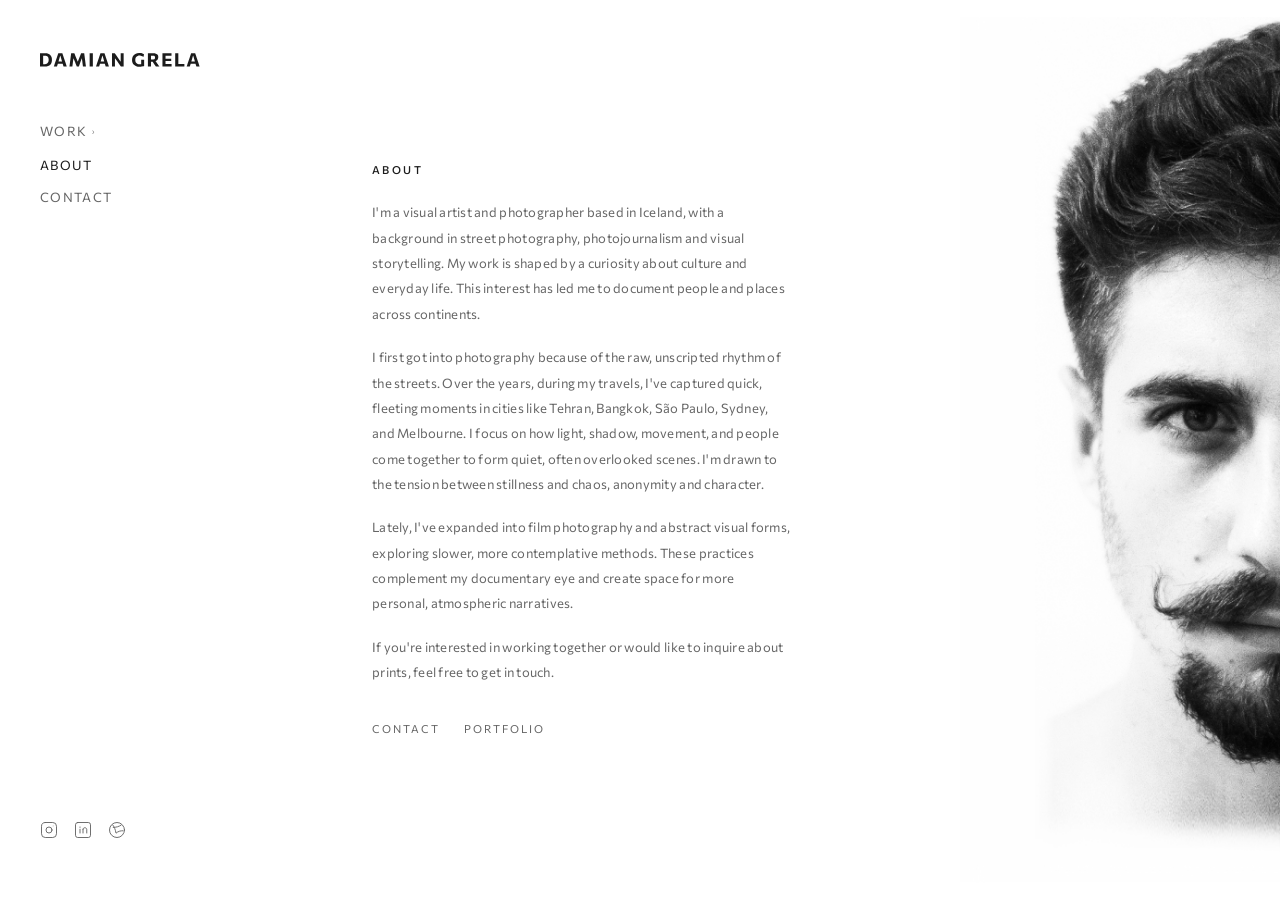
<file: about.html>
<!DOCTYPE html>
<html lang="en">
<head>
  <meta charset="UTF-8">
  <meta name="viewport" content="width=device-width, initial-scale=1">
  <meta name="description" content="Damian Grela is a visual artist and photographer based in Iceland, working in street, film, and documentary photography.">
  <meta name="author" content="Damian Grela">
  <meta name="robots" content="index, follow">
  <meta property="og:type" content="website">
  <meta property="og:title" content="About — Damian Grela">
  <meta property="og:description" content="Visual artist and photographer based in Iceland.">
  <meta property="og:image" content="https://damgrela.com/public/og.jpg">
  <meta property="og:url" content="https://damgrela.com/about.html">
  <meta property="og:site_name" content="Damian Grela">
  <meta name="twitter:card" content="summary_large_image">
  <meta name="twitter:title" content="About — Damian Grela">
  <meta name="twitter:description" content="Visual artist and photographer based in Iceland.">
  <meta name="twitter:image" content="https://damgrela.com/public/og.jpg">
  <title>About — Damian Grela</title>
  <link rel="icon" type="image/png" sizes="32x32" href="public/favicon-32x32.png">
  <link rel="icon" type="image/png" sizes="16x16" href="public/favicon-16x16.png">
  <link rel="apple-touch-icon" sizes="180x180" href="public/apple-touch-icon.png">
  <link rel="icon" type="image/png" sizes="192x192" href="public/favicon-192x192.png">
  <link rel="preconnect" href="https://fonts.googleapis.com">
  <link rel="preconnect" href="https://fonts.gstatic.com" crossorigin>
  <link rel="stylesheet" href="css/main.css">
</head>
<body class="about-page">

  <script src="js/nav.js"></script>

  <main class="main-content" id="main-content">
    <div class="about-wrap">
      <article class="about-text">
        <h4>About</h4>
        <p>
          I'm a visual artist and photographer based in Iceland, with a background in street photography,
          photojournalism and visual storytelling. My work is shaped by a curiosity about culture and everyday life.
          This interest has led me to document people and places across continents.
        </p>
        <p style="margin-top:1.4em">
          I first got into photography because of the raw, unscripted rhythm of the streets. Over the years,
          during my travels, I've captured quick, fleeting moments in cities like Tehran, Bangkok, São Paulo,
          Sydney, and Melbourne. I focus on how light, shadow, movement, and people come together to form quiet,
          often overlooked scenes. I'm drawn to the tension between stillness and chaos, anonymity and character.
        </p>
        <p style="margin-top:1.4em">
          Lately, I've expanded into film photography and abstract visual forms, exploring slower, more contemplative
          methods. These practices complement my documentary eye and create space for more personal, atmospheric narratives.
        </p>
        <p style="margin-top:1.4em">
          If you're interested in working together or would like to inquire about prints, feel free to get in touch.
        </p>
        <div class="about-links">
          <a href="contact.html">Contact</a>
          <a href="index.html">Portfolio</a>
        </div>
      </article>

      <div class="about-portrait">
        <img src="public/portret.png" alt="Damian Grela" loading="lazy">
      </div>
    </div>
  </main>

  <div class="loader" id="loader">
    <div class="loader-wrap">
      <img class="loader-mark" src="public/dglogo.svg" alt="">
      <svg class="loader-ring" viewBox="0 0 96 96" xmlns="http://www.w3.org/2000/svg">
        <circle cx="48" cy="48" r="44"/>
      </svg>
    </div>
  </div>
  <p class="site-copy">©Damian Grela 2026</p>

  <script src="js/app.js"></script>
</body>
</html>
</file>
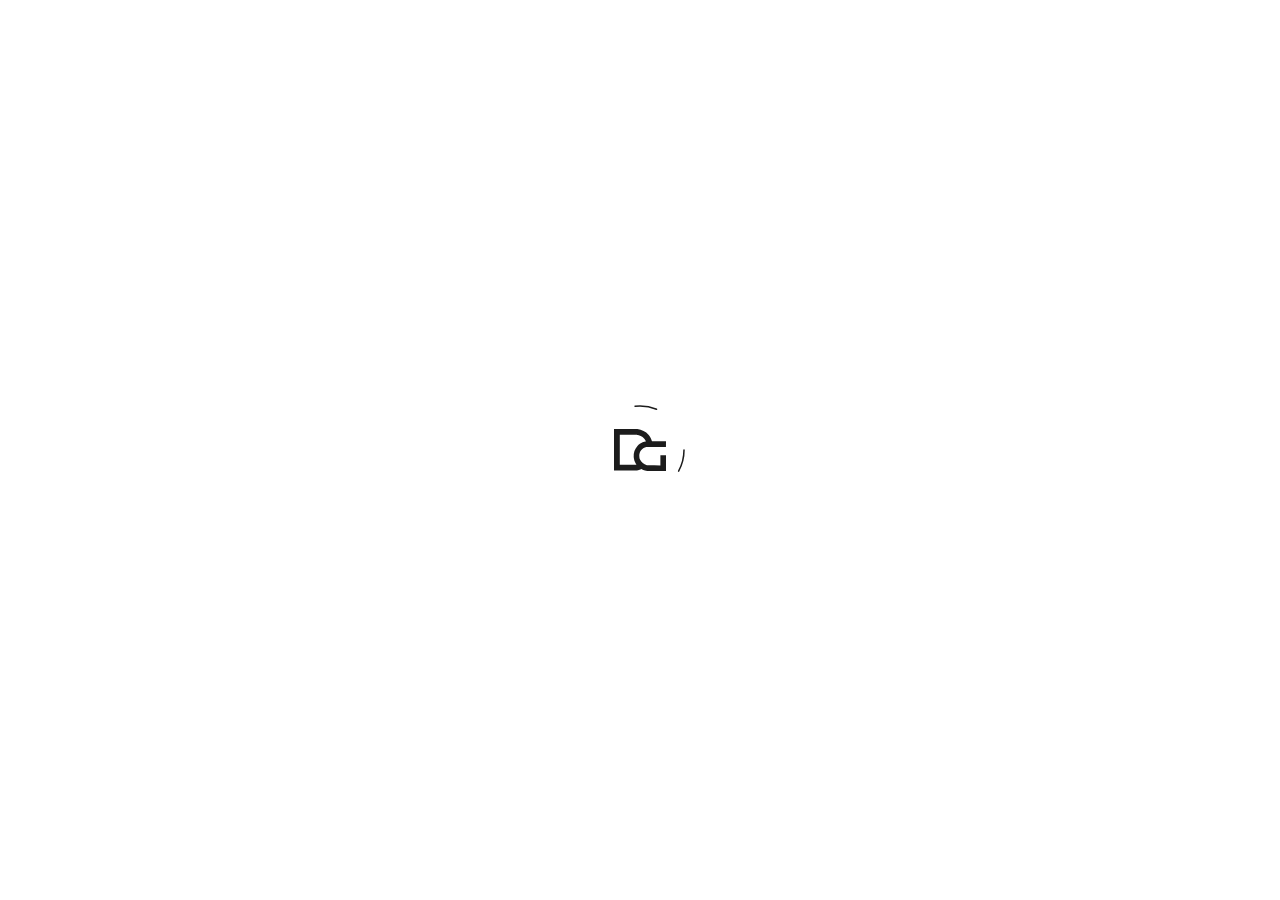
<file: contact.html>
<!DOCTYPE html>
<html lang="en">
<head>
  <meta charset="UTF-8">
  <meta name="viewport" content="width=device-width, initial-scale=1">
  <meta name="description" content="Get in touch with Damian Grela — photography inquiries, print sales, collaborations.">
  <meta name="author" content="Damian Grela">
  <meta name="robots" content="index, follow">
  <meta property="og:type" content="website">
  <meta property="og:title" content="Contact — Damian Grela">
  <meta property="og:description" content="Photography inquiries, print sales, and collaborations.">
  <meta property="og:image" content="https://damgrela.com/public/og.jpg">
  <meta property="og:url" content="https://damgrela.com/contact.html">
  <meta property="og:site_name" content="Damian Grela">
  <meta name="twitter:card" content="summary_large_image">
  <meta name="twitter:title" content="Contact — Damian Grela">
  <meta name="twitter:description" content="Photography inquiries, print sales, and collaborations.">
  <meta name="twitter:image" content="https://damgrela.com/public/og.jpg">
  <title>Contact — Damian Grela</title>
  <link rel="icon" type="image/png" sizes="32x32" href="public/favicon-32x32.png">
  <link rel="icon" type="image/png" sizes="16x16" href="public/favicon-16x16.png">
  <link rel="apple-touch-icon" sizes="180x180" href="public/apple-touch-icon.png">
  <link rel="icon" type="image/png" sizes="192x192" href="public/favicon-192x192.png">
  <link rel="preconnect" href="https://fonts.googleapis.com">
  <link rel="preconnect" href="https://fonts.gstatic.com" crossorigin>
  <link rel="stylesheet" href="css/main.css">
</head>
<body>

  <script src="js/nav.js"></script>

  <main class="main-content" id="main-content">
    <div class="contact-wrap">
      <h1 class="contact-title">let's get in touch.</h1>

      <form class="contact-form" id="contact-form">
        <label for="name">Name</label>
        <input type="text" name="name" id="name" autocomplete="name" required>

        <label for="email">Email</label>
        <input type="email" name="mail" id="email" autocomplete="email" required>

        <label for="message">Message</label>
        <textarea name="message" id="message" required></textarea>

        <button class="btn-send" type="submit">Send</button>
      </form>

      <p class="form-success" id="form-success">Message sent — I'll be in touch.</p>

      <script>
      document.getElementById('contact-form').addEventListener('submit', function (e) {
        e.preventDefault();
        var form = this;
        var btn  = form.querySelector('.btn-send');
        btn.textContent = 'Sending…';
        btn.disabled = true;

        fetch('https://formspree.io/f/moqpzlzj', {
          method: 'POST',
          headers: { 'Accept': 'application/json' },
          body: new FormData(form)
        })
        .then(function (r) {
          if (r.ok) {
            form.style.display = 'none';
            document.getElementById('form-success').style.display = 'block';
          } else {
            btn.textContent = 'Send';
            btn.disabled = false;
            alert('Something went wrong — please try again.');
          }
        })
        .catch(function () {
          btn.textContent = 'Send';
          btn.disabled = false;
          alert('Something went wrong — please try again.');
        });
      });
      </script>

      <div class="contact-footer">
        <a class="email" href="mailto:dam.grela@gmail.com">dam.grela@gmail.com</a>
      </div>
    </div>
  </main>

  <div class="loader" id="loader">
    <div class="loader-wrap">
      <img class="loader-mark" src="public/dglogo.svg" alt="">
      <svg class="loader-ring" viewBox="0 0 96 96" xmlns="http://www.w3.org/2000/svg">
        <circle cx="48" cy="48" r="44"/>
      </svg>
    </div>
  </div>
  <p class="site-copy">©Damian Grela 2026</p>

  <script src="js/app.js"></script>
</body>
</html>
</file>
<file: css/main.css>
/* =============================================
   main.css — Damian Grela Photography Portfolio
   ============================================= */

@import url('https://fonts.googleapis.com/css2?family=Commissioner:wght@300;400;500&display=swap');

/* ----------- CUSTOM PROPERTIES ----------- */
:root {
  --bg:         #ffffff;
  --ink:        #1c1c1c;
  --mid:        #666;      /* was #999 — better contrast */
  --font:       'Commissioner', system-ui, sans-serif;

  --sidebar-w:  240px;     /* full — homepage */
  --sidebar-sm: 180px;     /* shrunk — category pages */

  --logo-h:     50px;      /* logo height — homepage */
  --logo-sm:    34px;      /* logo height — category pages */

  --ease:       cubic-bezier(0.4, 0, 0.2, 1);
  --t:          0.45s;
}

/* ----------- RESET ----------- */
*, *::before, *::after { box-sizing: border-box; margin: 0; padding: 0; }

html { scroll-behavior: smooth; }

body {
  font-family: var(--font);
  font-size: 11px;
  letter-spacing: 0.08em;
  background: var(--bg);
  color: var(--ink);
  -webkit-font-smoothing: antialiased;
  min-height: 100vh;
  /* Page transition — fade in on load */
  animation: pageIn 0.4s cubic-bezier(0.4, 0, 0.2, 1) both;
}

@keyframes pageIn {
  from { opacity: 0; }
  to   { opacity: 1; }
}

/* Fade out class applied before navigation */
body.is-leaving {
  opacity: 0;
  transition: opacity 0.35s cubic-bezier(0.4, 0, 0.2, 1);
}

a    { color: inherit; text-decoration: none; }
img  { display: block; max-width: 100%; }

::selection               { background: var(--ink); color: var(--bg); }
::-webkit-scrollbar       { width: 3px; background: transparent; }
::-webkit-scrollbar-thumb { background: var(--mid); border-radius: 2px; }

/* ----------- SIDEBAR ----------- */
.sidebar {
  position: fixed;
  top: 0;
  left: 0;
  width: var(--sidebar-w);
  height: 100vh;
  padding: 53px 40px 53px;
  display: flex;
  flex-direction: column;
  background: var(--bg);
  z-index: 50;
  overflow: hidden;
}

/* Logo */
.sidebar-logo {
  display: block;
  margin-bottom: 48px;
  flex-shrink: 0;
  text-decoration: none;
}

.sidebar-logo img {
  width: 200px;
  height: auto;
  display: block;
}

/* Nav container — flex column, even spacing */
.nav-links {
  display: flex;
  flex-direction: column;
  gap: 4px;
  flex: 1;
}

/* Nav labels */
.nav-group { margin-bottom: 0; }

.nav-label {
  font-size: 13px;
  letter-spacing: 0.1em;
  text-transform: uppercase;
  color: var(--mid);
  font-weight: 400;
  cursor: pointer;
  padding: 8px 0;
  display: flex;
  align-items: center;
  gap: 5px;
  transition: color 0.2s;
  user-select: none;
  white-space: nowrap;
}

.nav-label:hover,
.nav-label.active { color: var(--ink); }

/* Arrow chevron */
.nav-arrow {
  display: inline-block;
  font-style: normal;
  font-size: 7px;
  transition: transform 0.4s var(--ease);
  line-height: 1;
}

.nav-label.is-open .nav-arrow { transform: rotate(90deg); }

/* Submenu */
.nav-sub {
  display: flex;
  flex-direction: column;
  padding-left: 10px;
  overflow: hidden;
  max-height: 0;
  opacity: 0;
  transform: translateX(-10px);
  transition:
    max-height 0.5s var(--ease),
    opacity    0.4s var(--ease),
    transform  0.45s var(--ease);
}

.nav-sub.is-open {
  max-height: 300px;
  opacity: 1;
  transform: translateX(0);
}

.nav-sub a,
.nav-link {
  font-size: 13px;
  letter-spacing: 0.1em;
  text-transform: uppercase;
  color: var(--mid);
  padding: 6px 0;
  transition: color 0.15s;
  display: block;
  white-space: nowrap;
}

.nav-sub a:hover,
.nav-link:hover,
.nav-sub a.active,
.nav-link.active { color: var(--ink); }

.nav-standalone { margin-top: 0; }

/* Social icons */
.sidebar-social {
  margin-top: auto;
  display: flex;
  gap: 16px;
  padding-bottom: 8px;
}

.sidebar-social a {
  color: var(--mid);
  transition: color 0.2s;
  display: flex;
  align-items: center;
}

.sidebar-social a:hover { color: var(--ink); }

.sidebar-social svg {
  width: 18px;
  height: 18px;
}

/* ----------- MAIN CONTENT ----------- */
.main-content {
  margin-left: var(--sidebar-w);
  min-height: 100vh;
  padding: 52px 48px 52px 32px;
}

/* ----------- GALLERY GRID — CSS columns, natural masonry ----------- */
.gallery-grid {
  column-count: 3;
  column-gap: 10px;
}

.gallery-grid.cols-2 {
  column-count: 2;
}

.gallery-grid figure {
  break-inside: avoid;
  margin-bottom: 10px;
  overflow: hidden;
}

.gallery-grid figure img {
  width: 100%;
  display: block;
  cursor: pointer;
  opacity: 0;
  transition: opacity 0.5s var(--ease), transform 0.5s var(--ease);
  transform: translateY(6px);
  background: #ddd8d0;
  min-height: 40px;
}

.gallery-grid figure img.is-visible {
  opacity: 1;
  transform: translateY(0);
}

.gallery-grid figure img:hover { opacity: 0.88; }

/* ----------- REPORTAGE INTRO ----------- */
.reportage-intro {
  max-width: 560px;
  margin-bottom: 40px;
}

.reportage-intro h2 {
  font-size: 12px;
  font-weight: 500;
  letter-spacing: 0.22em;
  text-transform: uppercase;
  margin-bottom: 12px;
  color: var(--ink);
}

.reportage-intro p {
  font-size: 14px;
  line-height: 1.85;
  color: var(--mid);
  letter-spacing: 0.02em;
}

/* ----------- MODAL ----------- */
.modal {
  display: none;
  position: fixed;
  inset: 0;
  z-index: 200;
  background: var(--bg);
  flex-direction: column;
}

.modal.is-open { display: flex; }

/* Top bar — counter + close */
.modal-bar {
  display: flex;
  align-items: center;
  justify-content: space-between;
  padding: 18px 36px;
  flex-shrink: 0;
}

.modal-counter {
  font-size: 10px;
  letter-spacing: 0.15em;
  color: var(--mid);
}

.modal-close {
  font-size: 10px;
  letter-spacing: 0.18em;
  text-transform: uppercase;
  color: var(--mid);
  cursor: pointer;
  transition: color 0.2s;
  padding-bottom: 2px;
  position: relative;
}

.modal-close::after {
  content: '';
  position: absolute;
  bottom: 0;
  left: 0;
  width: 0;
  height: 1px;
  background: var(--ink);
  transition: width 0.35s var(--ease);
}

.modal-close:hover { color: var(--ink); }
.modal-close:hover::after { width: 100%; }

/* Image area */
.modal-stage {
  flex: 1;
  display: flex;
  align-items: center;
  justify-content: center;
  overflow: hidden;
  padding: 0 36px;
}

.modal-img {
  max-width: 100%;
  max-height: 100%;
  object-fit: contain;
  animation: fadeModal 0.35s var(--ease);
}

@keyframes fadeModal { from { opacity: 0; } to { opacity: 1; } }

/* Bottom bar — Prev / Next */
.modal-footer {
  display: flex;
  align-items: center;
  justify-content: space-between;
  padding: 16px 36px;
  flex-shrink: 0;
}

.modal-prev,
.modal-next {
  font-size: 10px;
  letter-spacing: 0.15em;
  text-transform: uppercase;
  color: var(--mid);
  cursor: pointer;
  transition: color 0.2s;
  user-select: none;
  padding: 4px 0;
}

.modal-prev:hover,
.modal-next:hover { color: var(--ink); }

/* ----------- LOADER ----------- */
.loader {
  position: fixed;
  inset: 0;
  background: var(--bg);
  z-index: 500;
  display: flex;
  align-items: center;
  justify-content: center;
  transition: opacity 0.7s var(--ease);
}

.loader.is-hidden {
  opacity: 0;
  pointer-events: none;
  transition: opacity 0.7s var(--ease), visibility 0s 0.7s;
  visibility: hidden;
}

/* ----------- LOADER LOGO + SPINNER ----------- */
.loader-wrap {
  display: flex;
  align-items: center;
  justify-content: center;
  position: relative;
  width: 96px;
  height: 96px;
}

/* Logo and ring appear together */
.loader-mark {
  width: 52px;
  height: auto;
  display: block;
  opacity: 0;
  animation: markFadeIn 0.5s cubic-bezier(0.4, 0, 0.2, 1) 0s forwards;
}

@keyframes markFadeIn {
  from { opacity: 0; transform: scale(0.94); }
  to   { opacity: 1; transform: scale(1); }
}

.loader-ring {
  position: absolute;
  inset: 0;
  width: 100%;
  height: 100%;
  opacity: 0;
  animation: ringFadeIn 0.5s cubic-bezier(0.4, 0, 0.2, 1) 0s forwards;
}

@keyframes ringFadeIn {
  from { opacity: 0; }
  to   { opacity: 1; }
}

.loader-ring circle {
  fill: none;
  stroke: var(--ink);
  stroke-width: 1.5;
  stroke-linecap: round;
  stroke-dasharray: 22 180;
  stroke-dashoffset: 0;
  animation: spinRing 1.4s linear infinite;
  transform-origin: 50% 50%;
}

@keyframes spinRing {
  from { stroke-dashoffset: 0; }
  to   { stroke-dashoffset: -202; }
}

/* ----------- COPYRIGHT ----------- */
.site-copy {
  position: fixed;
  bottom: 14px;
  left: 40px;
  font-size: 9px;
  letter-spacing: 0.12em;
  color: var(--mid);
  z-index: 10;
}

/* ----------- ABOUT PAGE ----------- */

/* Desktop: overflow hidden so portrait bleeds off right edge */
@media (min-width: 769px) {
  .about-page { overflow: hidden; }
}

.about-wrap {
  position: relative;
  display: flex;
  align-items: center;
  justify-content: center;
  min-height: calc(100vh - 104px);
  /* right padding reserves column for the absolute portrait */
  padding-right: 340px;
}

.about-text {
  width: 420px;
  max-width: 100%;
  position: relative;
  z-index: 2;
  /* flexbox justify-content:center on the wrap centres this naturally */
}

.about-text h4 {
  font-size: 11px;
  font-weight: 500;
  letter-spacing: 0.22em;
  text-transform: uppercase;
  color: var(--ink);
  margin-bottom: 24px;
}

.about-text p {
  font-size: 13px;
  line-height: 1.95;
  color: var(--mid);
  letter-spacing: 0.02em;
  max-width: 440px;
}

.about-links {
  display: flex;
  gap: 24px;
  margin-top: 36px;
}

.about-links a {
  font-size: 11px;
  letter-spacing: 0.18em;
  text-transform: uppercase;
  color: var(--mid);
  transition: color 0.2s;
  padding-bottom: 2px;
  position: relative;
}

.about-links a::after {
  content: '';
  position: absolute;
  bottom: 0;
  left: 0;
  width: 0;
  height: 1px;
  background: var(--ink);
  transition: width 0.3s var(--ease);
}

.about-links a:hover { color: var(--ink); }
.about-links a:hover::after { width: 100%; }

/* Portrait — fixed to viewport right edge */
.about-portrait {
  position: fixed;
  right: 0;
  top: 50%;
  transform: translateY(-50%);
  width: 320px;
  z-index: 1;
}

.about-portrait img {
  width: 100%;
  height: auto;
  display: block;
}

@media (max-width: 860px) {
  .about-wrap        { flex-direction: column; align-items: flex-start; padding-bottom: 360px; }
  .about-text        { max-width: 100%; width: 100%; }
  .about-portrait    {
    position: absolute;
    bottom: 0;
    right: -40px;
    top: auto;
    transform: none;
    width: 280px;
  }
}

/* ----------- CONTACT PAGE ----------- */
.contact-wrap {
  max-width: 480px;
  margin: 0 auto;
  min-height: calc(100vh - 132px);
  display: flex;
  flex-direction: column;
  justify-content: center;
}

.contact-title {
  font-size: 22px;
  font-weight: 300;
  letter-spacing: 0.04em;
  color: var(--ink);
  margin-bottom: 40px;
  line-height: 1.3;
}

.contact-form label {
  display: block;
  font-size: 9px;
  letter-spacing: 0.18em;
  text-transform: uppercase;
  color: var(--mid);
  margin-bottom: 6px;
}

.contact-form input,
.contact-form textarea {
  display: block;
  width: 100%;
  background: transparent;
  border: none;
  border-bottom: 1px solid #d0cdc7;
  padding: 8px 0;
  font-family: var(--font);
  font-size: 12px;
  color: var(--ink);
  letter-spacing: 0.04em;
  margin-bottom: 28px;
  outline: none;
  transition: border-color 0.2s;
  -webkit-appearance: none;
  border-radius: 0;
}

.contact-form input:focus,
.contact-form textarea:focus {
  border-color: var(--ink);
}

.contact-form textarea {
  resize: none;
  height: 100px;
}

.contact-form .btn-send {
  font-family: var(--font);
  font-size: 10px;
  letter-spacing: 0.18em;
  text-transform: uppercase;
  color: var(--bg);
  background: var(--ink);
  border: none;
  padding: 12px 32px;
  cursor: pointer;
  transition: opacity 0.2s;
  margin-top: 8px;
}

.contact-form .btn-send:hover { opacity: 0.75; }

.form-success {
  display: none;
  font-size: 13px;
  letter-spacing: 0.06em;
  color: var(--mid);
  padding: 8px 0;
}

/* Contact page social/footer */
.contact-footer {
  margin-top: 60px;
  display: flex;
  flex-direction: column;
  gap: 14px;
}

.contact-footer .social { display: flex; gap: 16px; }

.contact-footer svg {
  width: 15px;
  height: 15px;
  fill: var(--mid);
  transition: fill 0.2s;
}

.contact-footer a:hover svg { fill: var(--ink); }

.contact-footer .email {
  font-size: 11px;
  letter-spacing: 0.08em;
  color: var(--mid);
  transition: color 0.2s;
}

.contact-footer .email:hover { color: var(--ink); }

/* ----------- MOBILE NAVBAR ----------- */
.mobile-nav {
  display: none;
  position: fixed;
  top: 0;
  left: 0;
  right: 0;
  height: 56px;
  background: var(--bg);
  z-index: 100;
  align-items: center;
  justify-content: space-between;
  padding: 0 24px;
}

.mobile-logo img {
  height: 16px;
  width: auto;
}

/* Hamburger */
.burger {
  width: 24px;
  height: 16px;
  display: flex;
  flex-direction: column;
  justify-content: space-between;
  cursor: pointer;
  flex-shrink: 0;
  background: none;
  border: none;
  padding: 0;
}

.burger span {
  display: block;
  height: 1px;
  background: var(--ink);
  transition: transform 0.3s var(--ease), opacity 0.3s;
}

.burger.is-open span:nth-child(1) { transform: translateY(7.5px) rotate(45deg); }
.burger.is-open span:nth-child(2) { opacity: 0; transform: scaleX(0); }
.burger.is-open span:nth-child(3) { transform: translateY(-7.5px) rotate(-45deg); }

/* Mobile menu — full screen overlay */
.mobile-menu {
  position: fixed;
  inset: 56px 0 0;
  background: var(--bg);
  z-index: 99;
  display: flex;
  flex-direction: column;
  align-items: center;
  justify-content: center;
  gap: 0;          /* no gap — padding on items controls spacing */
  opacity: 0;
  pointer-events: none;
  transition: opacity 0.3s var(--ease);
}

.mobile-menu.is-open {
  opacity: 1;
  pointer-events: all;
}

.mobile-menu a,
.mobile-menu .m-toggle {
  font-size: 13px;
  letter-spacing: 0.18em;
  text-transform: uppercase;
  color: var(--mid);
  cursor: pointer;
  transition: color 0.2s;
  padding: 12px 0;
  display: flex;
  align-items: center;
  gap: 5px;
}

.mobile-menu a:hover,
.mobile-menu a.active,
.mobile-menu .m-toggle:hover { color: var(--ink); }

/* Work submenu inside mobile overlay */
.mobile-sub {
  display: flex;
  flex-direction: column;
  align-items: center;
  overflow: hidden;
  max-height: 0;
  opacity: 0;
  transition:
    max-height 0.55s cubic-bezier(0.4, 0, 0.2, 1),
    opacity    0.35s cubic-bezier(0.4, 0, 0.2, 1);
}

.mobile-sub.is-open {
  max-height: 260px;
  opacity: 1;
}

.mobile-sub-inner {
  display: contents; /* transparent wrapper — doesn't affect layout */
}

.mobile-sub a {
  font-size: 11px;
  color: var(--mid);
  letter-spacing: 0.14em;
  padding: 7px 0;
  display: block;
}

.mobile-sub a:hover,
.mobile-sub a.active { color: var(--ink); }

/* Chevron on Work toggle */
.m-chevron {
  display: inline-block;
  font-style: normal;
  font-size: 11px;
  transition: transform 0.4s var(--ease);
  line-height: 1;
  color: var(--mid);
}

.m-toggle.is-open .m-chevron {
  transform: rotate(90deg);
}

/* Social icons in mobile menu */
.mobile-social {
  display: flex;
  gap: 24px;
  margin-top: 20px;
}

.mobile-social a {
  color: var(--mid);
  transition: color 0.2s;
  padding: 0;
  display: flex;
  align-items: center;
}

.mobile-social a:hover { color: var(--ink); }
.mobile-social svg { width: 18px; height: 18px; }

/* ----------- RESPONSIVE ----------- */

/* About — tablet */
@media (max-width: 960px) {
  .about-wrap     { padding-right: 280px; }
  .about-portrait { width: 260px; }
}

@media (max-width: 768px) {
  /* Hide desktop sidebar, show mobile nav */
  .sidebar     { display: none; }
  .site-copy   { display: none; }
  .mobile-nav  { display: flex; }

  /* All pages: full width, top clearance for mobile nav */
  .main-content {
    margin-left: 0;
    padding: 72px 24px 60px;
  }

  /* About page: remove right padding so portrait can reach screen edge */
  .about-page .main-content {
    padding-right: 0;
  }

  /* Galleries */
  .gallery-grid        { column-count: 2; column-gap: 4px; }
  .gallery-grid.cols-2 { column-count: 2; }
  .gallery-grid figure { margin-bottom: 12px; }

  /* Modal */
  .modal-bar    { padding: 16px 20px; }
  .modal-stage  { padding: 0; align-items: stretch; }
  .modal-footer { padding: 14px 20px; }
  /* Force image to fill full width on mobile */
  .modal-img    { width: 100%; height: 100%; object-fit: contain; }

  /* Enable scroll on about page */
  .about-page { overflow-y: auto; }

  /* About — portrait on top, text below */
  .about-wrap {
    flex-direction: column;
    align-items: flex-start;
    justify-content: flex-start;
    padding: 0 0 60px; /* no side padding — portrait needs to reach right edge */
    min-height: auto;
  }

  .about-text {
    width: 100%;
    max-width: 100%;
    padding: 32px 24px 40px 0; /* left comes from main-content, right added here */
  }

  /* Portrait: right edge flush with viewport */
  .about-portrait {
    position: relative;
    top: auto;
    right: 0;
    bottom: auto;
    transform: none;
    width: 42%;
    overflow: visible;
    order: -1;
    align-self: flex-end;
  }

  .about-portrait img {
    width: 100%;
    height: auto;
    object-fit: contain;
    display: block;
  }

  /* Contact */
  .contact-wrap {
    min-height: calc(100vh - 56px);
    padding: 0 24px;
    justify-content: center;
  }

  .contact-title { font-size: 18px; }
}

@media (max-width: 480px) {
  .gallery-grid,
  .gallery-grid.cols-2 { column-count: 1; }

  .modal-stage { padding: 0; }

  /* portrait already full-width at 768px, nothing to override */
}
</file>
